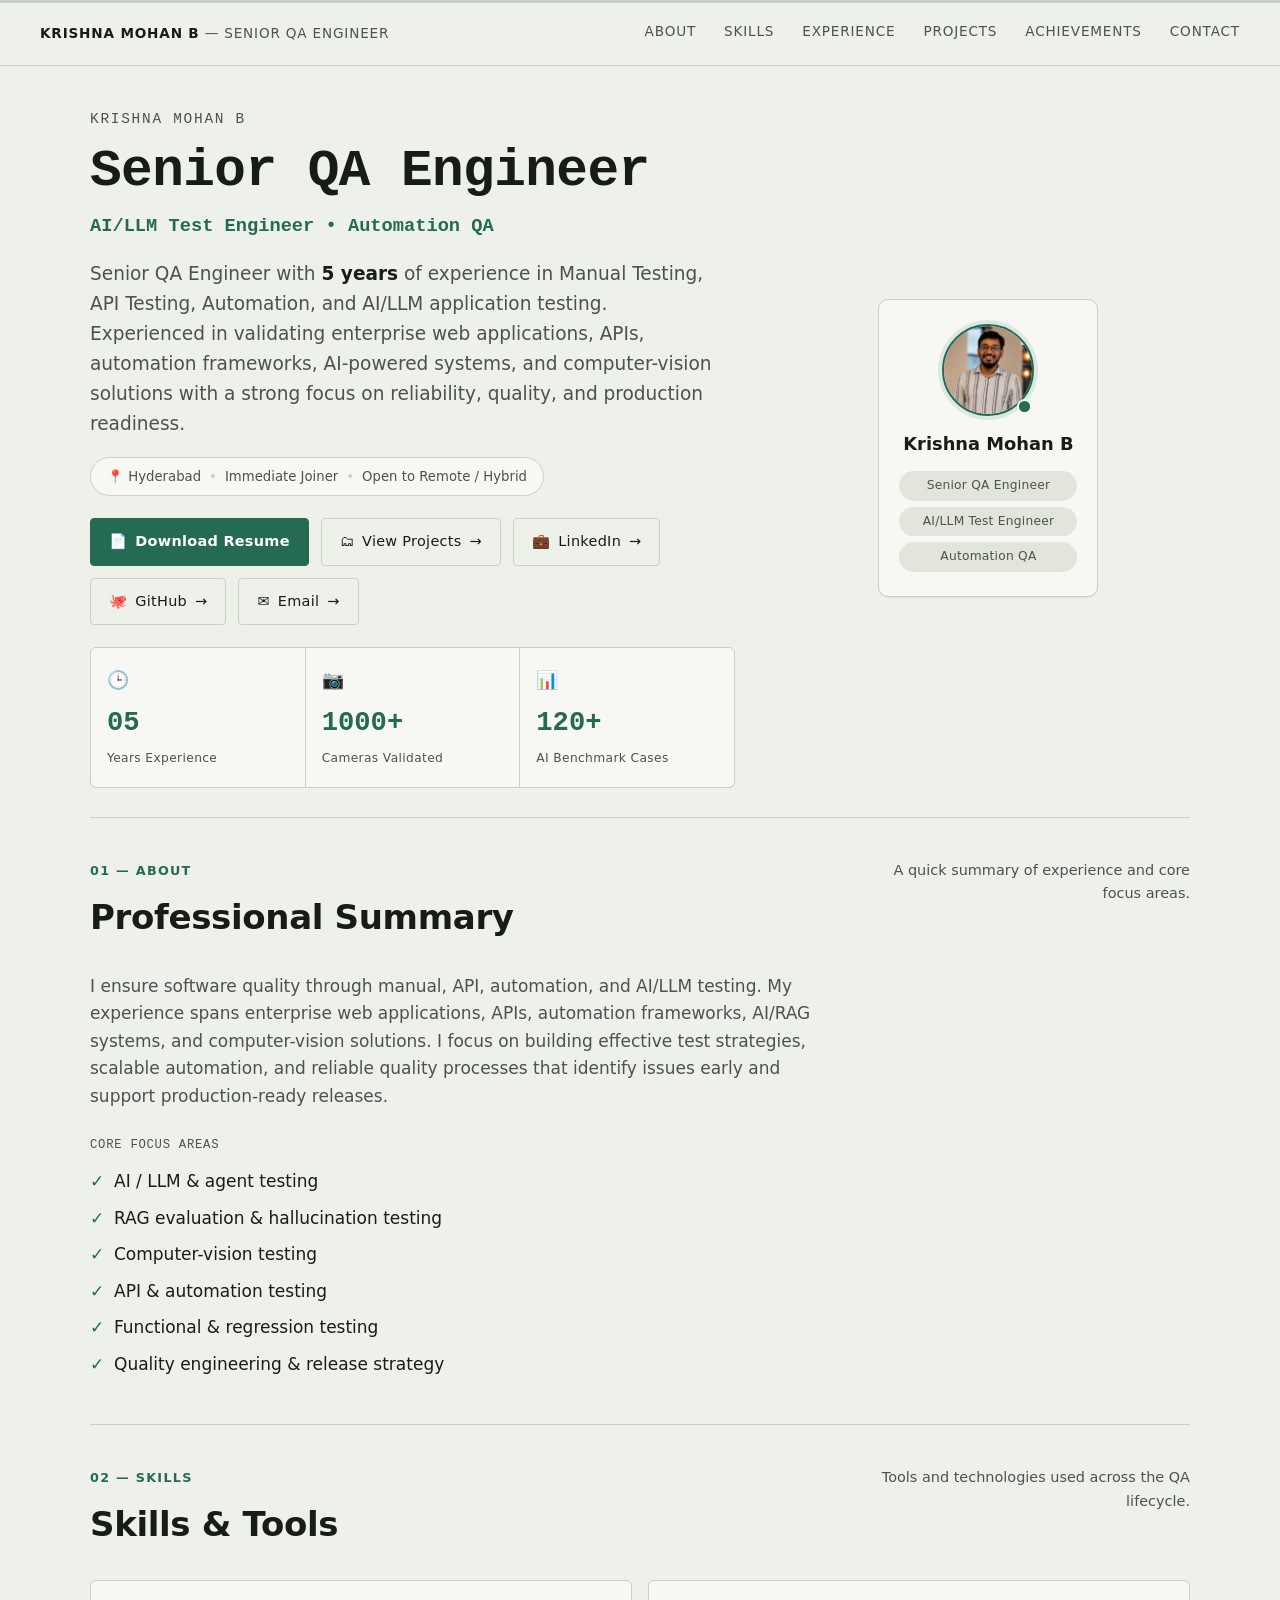
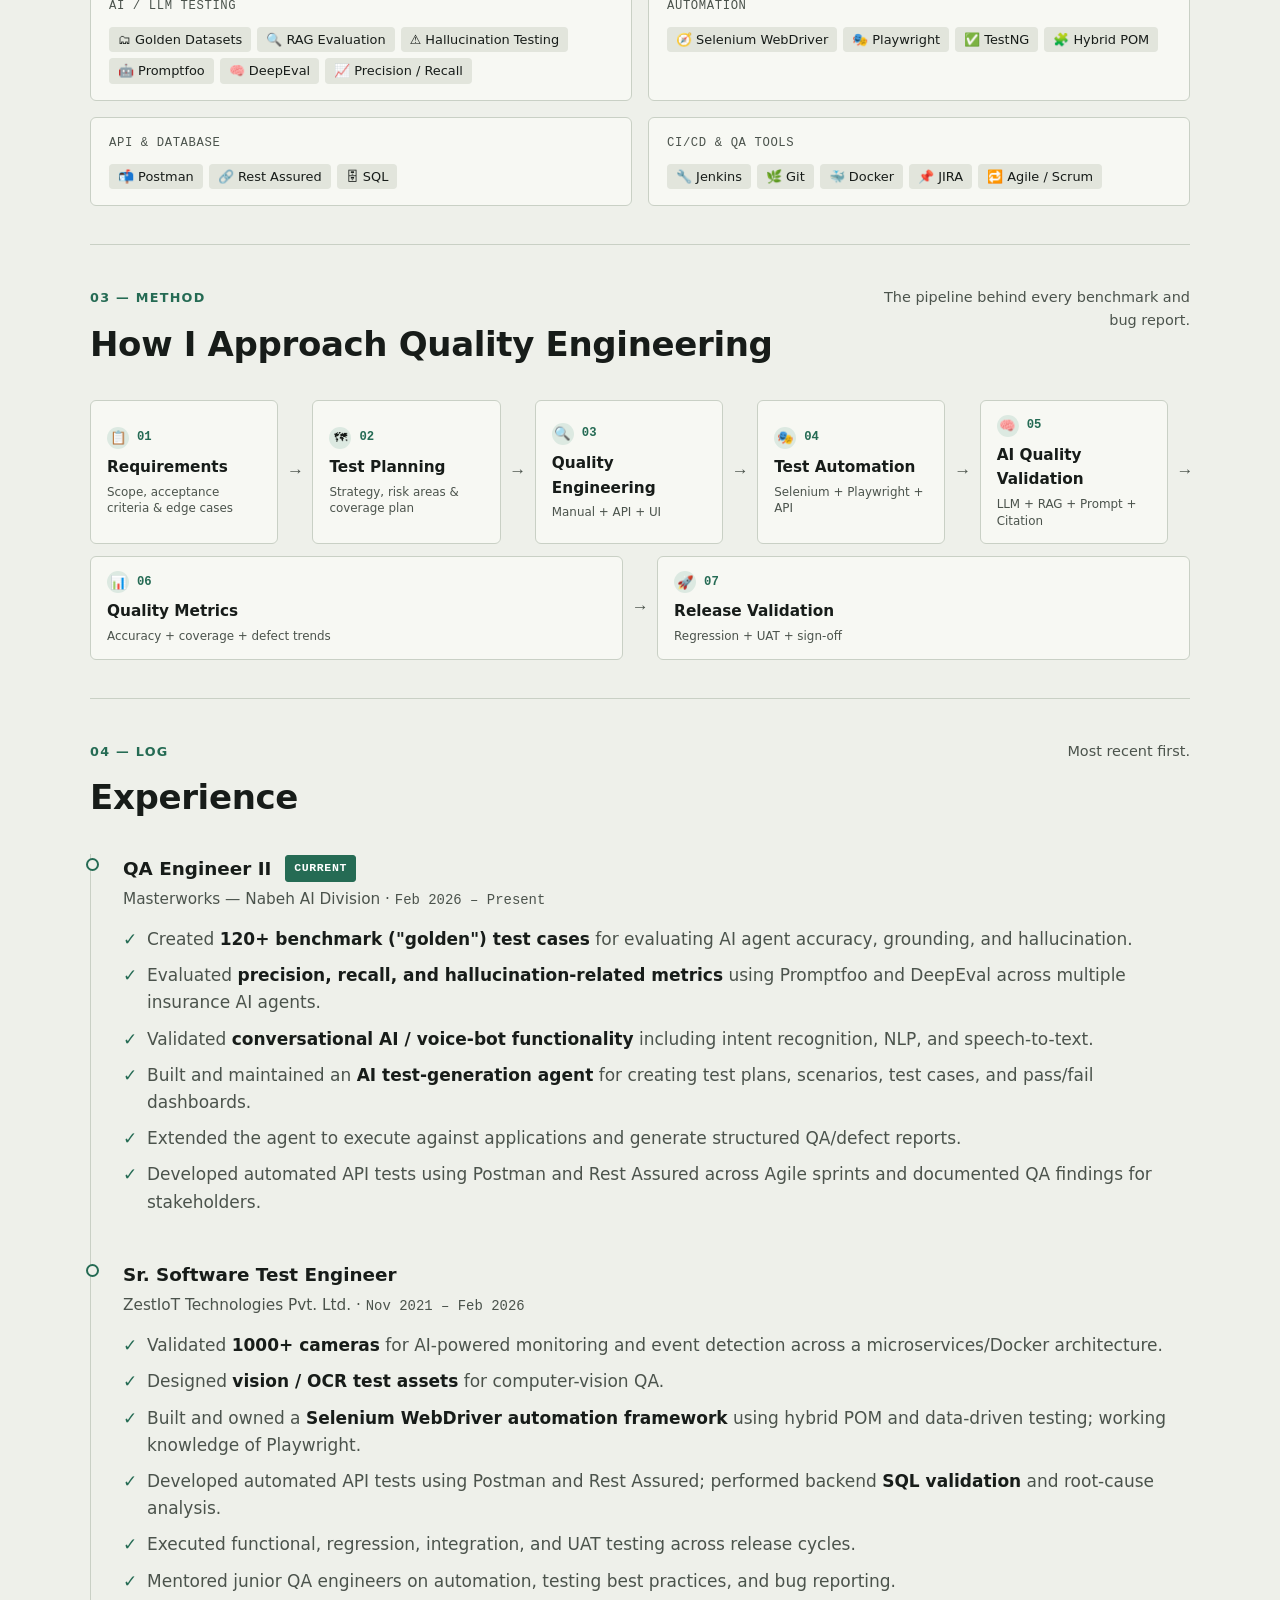
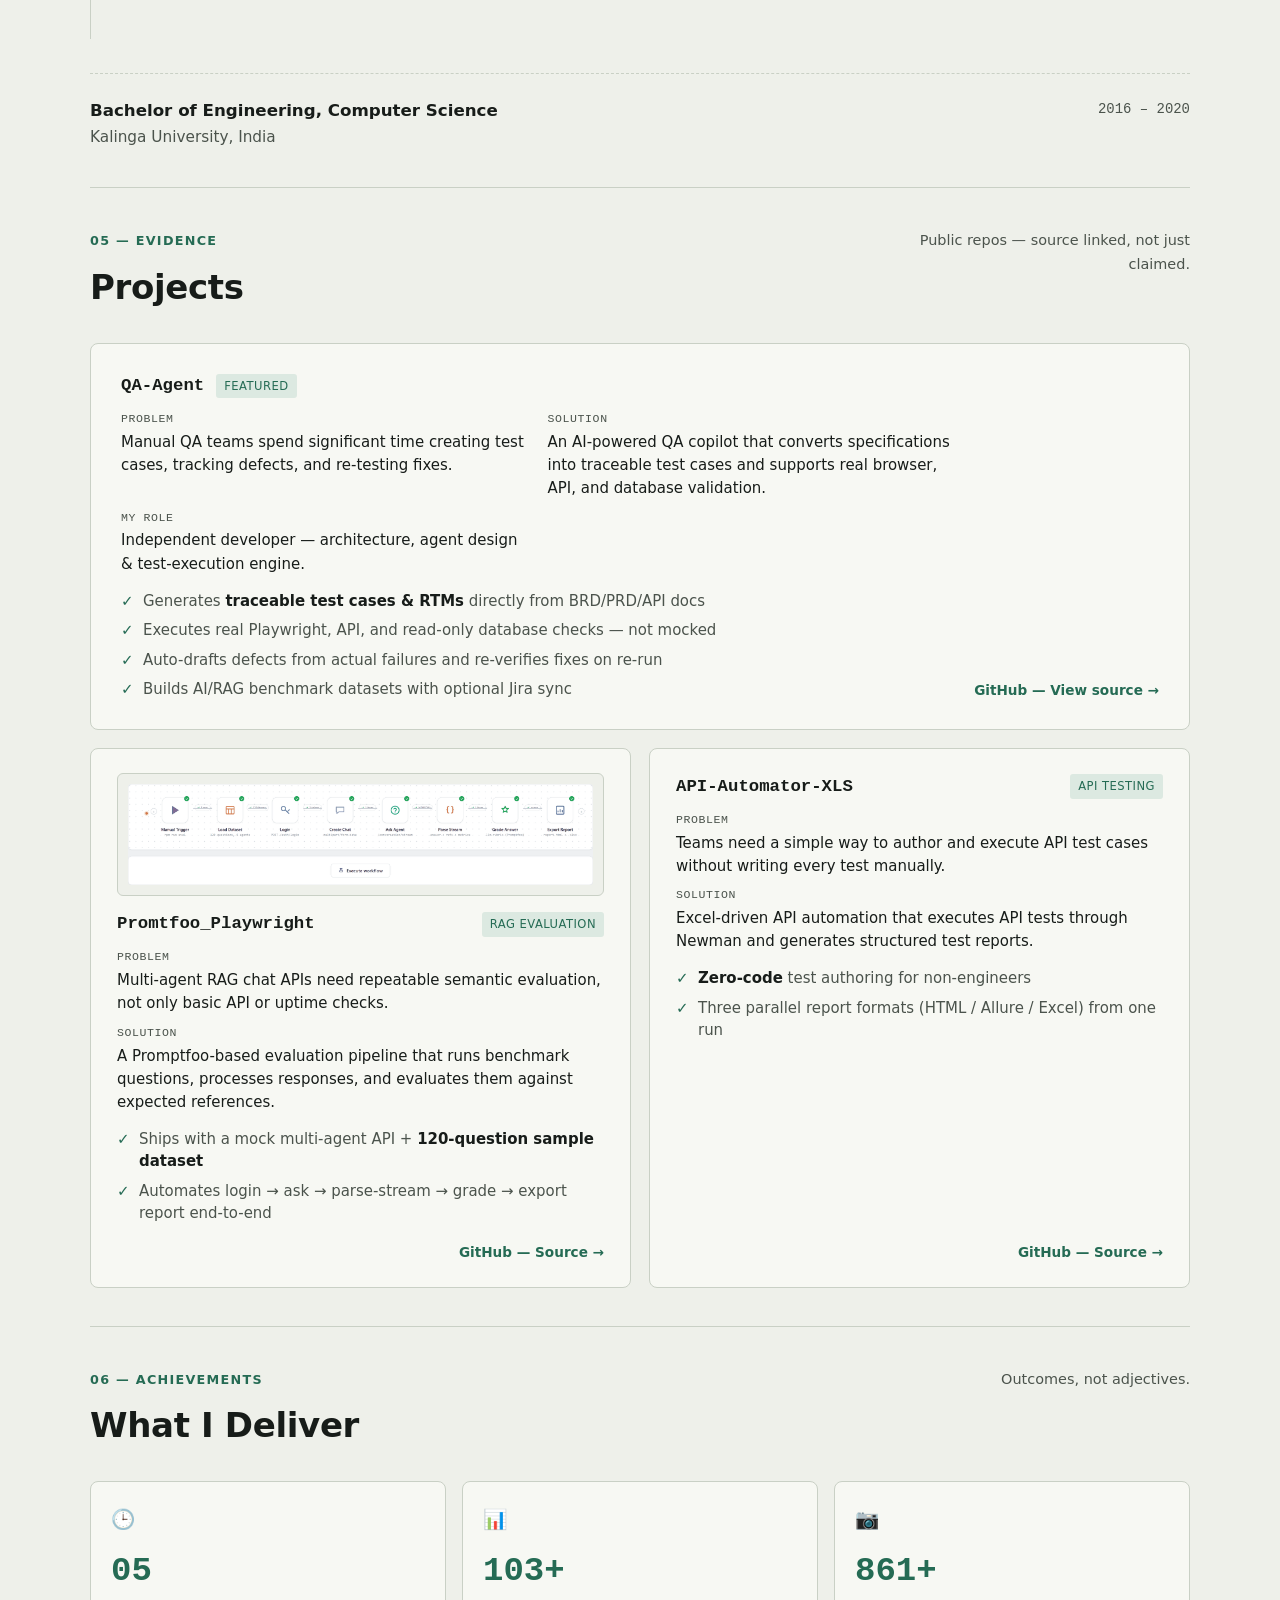
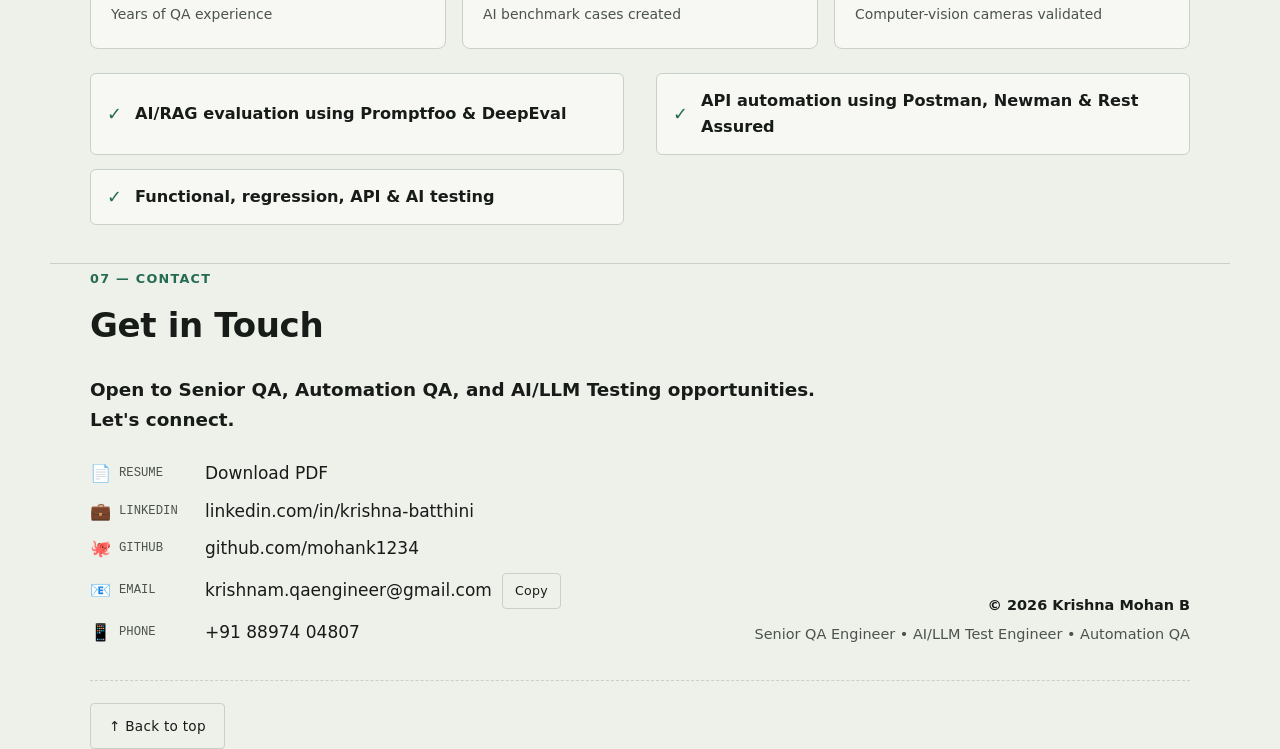
<file: index.html>
<!doctype html>
<html lang="en">
<head>
<meta charset="UTF-8">
<meta name="viewport" content="width=device-width, initial-scale=1.0">
<meta name="description" content="Senior QA Engineer (5 years) specializing in AI/LLM &amp; RAG evaluation, computer-vision testing, and automation. 1000+ cameras validated, 120+ AI benchmark cases built. Based in Hyderabad, open to remote.">
<meta name="robots" content="index, follow">
<link rel="canonical" href="https://mohank1234.github.io/">
<link rel="icon" type="image/svg+xml" href="favicon.svg">
<meta name="theme-color" content="#256B54" media="(prefers-color-scheme: light)">
<meta name="theme-color" content="#4FAE8D" media="(prefers-color-scheme: dark)">
<title>Krishna Mohan B — Senior QA Engineer &amp; AI/LLM Test Engineer</title>

<!-- Open Graph -->
<meta property="og:type" content="profile">
<meta property="og:site_name" content="Krishna Mohan B — Portfolio">
<meta property="og:url" content="https://mohank1234.github.io/">
<meta property="og:title" content="Krishna Mohan B — Senior QA Engineer &amp; AI/LLM Test Engineer">
<meta property="og:description" content="5 years in Manual, API, Automation &amp; AI/LLM testing. 1000+ cameras validated, 120+ AI benchmark cases built. RAG evaluation, computer-vision QA, and test automation.">
<meta property="og:image" content="https://mohank1234.github.io/og-preview.png">
<meta property="og:image:width" content="1200">
<meta property="og:image:height" content="630">
<meta property="og:image:alt" content="Krishna Mohan B — Senior QA Engineer, AI/LLM Test Engineer">
<meta property="og:locale" content="en_US">

<!-- Twitter -->
<meta name="twitter:card" content="summary_large_image">
<meta name="twitter:title" content="Krishna Mohan B — Senior QA Engineer &amp; AI/LLM Test Engineer">
<meta name="twitter:description" content="5 years in Manual, API, Automation &amp; AI/LLM testing. 1000+ cameras validated, 120+ AI benchmark cases built.">
<meta name="twitter:image" content="https://mohank1234.github.io/og-preview.png">
<meta name="twitter:image:alt" content="Krishna Mohan B — Senior QA Engineer, AI/LLM Test Engineer">

<script type="application/ld+json">
{
  "@context": "https://schema.org",
  "@type": "Person",
  "name": "Krishna Mohan B",
  "url": "https://mohank1234.github.io/",
  "jobTitle": "Senior QA Engineer / AI-LLM Test Engineer",
  "description": "Senior QA Engineer with 5 years of experience in Manual Testing, API Testing, Automation, and AI/LLM application testing.",
  "address": { "@type": "PostalAddress", "addressLocality": "Hyderabad", "addressCountry": "IN" },
  "sameAs": [
    "https://linkedin.com/in/krishna-batthini",
    "https://github.com/mohank1234"
  ],
  "knowsAbout": [
    "AI/LLM Testing", "RAG Evaluation", "Computer Vision Testing", "API Testing",
    "Test Automation", "Selenium", "Playwright", "Promptfoo", "DeepEval"
  ]
}
</script>

<style>
  :root {
    --paper: #EEF0EA;
    --paper-raised: #F7F8F3;
    --ink: #171C19;
    --ink-dim: #4B534C;
    --line: #C9D0C5;
    --accent: #256B54;
    --accent-ink: #FFFFFF;
    --accent-soft: #DCE9E1;
    --neutral-pill: #E2E5DC;
    --shadow: 0 1px 0 rgba(23,28,25,0.06);
  }
  @media (prefers-color-scheme: dark) {
    :root {
      --paper: #10130F;
      --paper-raised: #171B15;
      --ink: #E7EAE1;
      --ink-dim: #9CA69B;
      --line: #2B322A;
      --accent: #4FAE8D;
      --accent-ink: #0B140F;
      --accent-soft: #1D362D;
      --neutral-pill: #1E241C;
      --shadow: 0 1px 0 rgba(0,0,0,0.3);
    }
  }
  :root[data-theme="dark"] {
    --paper: #10130F;
    --paper-raised: #171B15;
    --ink: #E7EAE1;
    --ink-dim: #9CA69B;
    --line: #2B322A;
    --accent: #4FAE8D;
    --accent-ink: #0B140F;
    --accent-soft: #1D362D;
    --neutral-pill: #1E241C;
    --shadow: 0 1px 0 rgba(0,0,0,0.3);
  }
  :root[data-theme="light"] {
    --paper: #EEF0EA;
    --paper-raised: #F7F8F3;
    --ink: #171C19;
    --ink-dim: #4B534C;
    --line: #C9D0C5;
    --accent: #256B54;
    --accent-ink: #FFFFFF;
    --accent-soft: #DCE9E1;
    --neutral-pill: #E2E5DC;
    --shadow: 0 1px 0 rgba(23,28,25,0.06);
  }

  * { box-sizing: border-box; }
  html { -webkit-text-size-adjust: 100%; font-size: 17px; scroll-behavior: smooth; }
  body {
    margin: 0;
    background: var(--paper);
    color: var(--ink);
    font-family: "Segoe UI", ui-sans-serif, system-ui, -apple-system, Roboto, sans-serif;
    line-height: 1.62;
    -webkit-font-smoothing: antialiased;
  }
  @media (prefers-reduced-motion: reduce) { html { scroll-behavior: auto; } }
  .mono {
    font-family: ui-monospace, Consolas, "Cascadia Mono", "Cascadia Code", "SFMono-Regular", Menlo, monospace;
    font-variant-numeric: tabular-nums;
  }
  a { color: inherit; }
  a:focus-visible, button:focus-visible {
    outline: 2px solid var(--accent);
    outline-offset: 3px;
  }
  ::selection { background: var(--accent-soft); }

  .sr-only {
    position: absolute; width: 1px; height: 1px; padding: 0; margin: -1px;
    overflow: hidden; clip: rect(0,0,0,0); white-space: nowrap; border: 0;
  }
  .skip-link {
    position: absolute; left: 12px; top: -60px;
    background: var(--accent); color: var(--accent-ink);
    padding: 10px 16px; border-radius: 4px; font-size: 0.85rem; font-weight: 600;
    text-decoration: none; z-index: 1100;
    transition: top 0.15s ease;
  }
  .skip-link:focus { top: 12px; }

  .wrap {
    max-width: 1180px;
    margin: 0 auto;
    padding: 0 clamp(20px, 5vw, 40px);
  }
  .prose { max-width: 680px; }

  /* ---------- scroll progress ---------- */
  .scroll-progress { position: fixed; top: 0; left: 0; width: 100%; height: 3px; background: var(--line); z-index: 1000; }
  .scroll-progress-bar { height: 100%; width: 0%; background: var(--accent); }
  @media (prefers-reduced-motion: no-preference) { .scroll-progress-bar { transition: width 0.08s linear; } }

  /* ---------- scroll reveal ---------- */
  .reveal { opacity: 0; transform: translateY(18px); transition: opacity 0.6s ease, transform 0.6s ease; }
  .reveal.in-view { opacity: 1; transform: none; }
  @media (prefers-reduced-motion: reduce) { .reveal { opacity: 1; transform: none; transition: none; } }

  /* ---------- top bar ---------- */
  .topbar {
    display: flex;
    align-items: center;
    justify-content: space-between;
    padding: 20px clamp(20px, 5vw, 40px);
    border-bottom: 1px solid var(--line);
  }
  .brand {
    font-size: 0.8rem;
    letter-spacing: 0.06em;
    text-transform: uppercase;
    color: var(--ink-dim);
  }
  .brand strong { color: var(--ink); font-weight: 700; }
  .topbar nav { display: flex; gap: clamp(14px, 3vw, 28px); }
  .topbar nav a {
    text-decoration: none;
    font-size: 0.8rem;
    letter-spacing: 0.06em;
    text-transform: uppercase;
    color: var(--ink-dim);
    border-bottom: 1px solid transparent;
    padding-bottom: 2px;
    transition: color 0.15s ease, border-color 0.15s ease;
  }
  .topbar nav a:hover { color: var(--ink); border-color: var(--line); }
  .nav-toggle {
    display: none; background: none; border: 1px solid var(--line); border-radius: 4px;
    color: var(--ink); font-size: 1rem; line-height: 1; padding: 7px 11px; cursor: pointer;
  }
  .nav-toggle:hover { border-color: var(--accent); }
  @media (max-width: 860px) {
    .nav-toggle { display: inline-flex; }
    .topbar { position: relative; }
    .topbar nav {
      display: none; position: absolute; top: 100%; left: 0; right: 0;
      flex-direction: column; gap: 16px; background: var(--paper);
      border-bottom: 1px solid var(--line); padding: 20px clamp(20px, 5vw, 40px) 24px;
      box-shadow: 0 6px 16px rgba(0,0,0,0.12); z-index: 900;
    }
    .topbar nav.open { display: flex; }
  }

  /* ---------- hero ---------- */
  .hero { padding: clamp(20px, 4.2vw, 42px) 0 clamp(15px, 3.2vw, 29px); }
  .hero-grid { display: grid; grid-template-columns: 1fr; gap: 36px; align-items: center; }
  @media (min-width: 900px) { .hero-grid { grid-template-columns: 1.6fr 1fr; gap: 52px; } }
  .hero-photo { display: flex; justify-content: center; order: -1; }
  @media (min-width: 900px) { .hero-photo { order: 0; } }

  .profile-card {
    position: relative;
    width: 220px; min-height: 250px;
    display: flex; flex-direction: column; align-items: center; justify-content: center;
    text-align: center; gap: 8px;
    background: var(--paper-raised); border: 1px solid var(--line); border-radius: 10px;
    padding: 24px 20px; box-shadow: var(--shadow);
    transition: transform 0.2s ease, box-shadow 0.2s ease;
  }
  .profile-card:hover { transform: translateY(-3px); box-shadow: 0 12px 26px rgba(0,0,0,0.14); }
  .profile-photo-wrap { position: relative; width: 92px; height: 92px; margin: 0 auto 6px; }
  .profile-photo {
    width: 92px; height: 92px; border-radius: 50%;
    border: 2px solid var(--accent); object-fit: cover; display: block;
    box-shadow: 0 0 0 4px var(--accent-soft);
  }
  .status-dot {
    position: absolute; right: 2px; bottom: 2px;
    width: 15px; height: 15px; border-radius: 50%;
    background: var(--accent); border: 2px solid var(--paper-raised);
  }
  @media (prefers-reduced-motion: no-preference) {
    .status-dot::after {
      content: ""; position: absolute; inset: 0; border-radius: 50%;
      background: var(--accent); opacity: 0.6;
      animation: pulse-dot 2.2s ease-out infinite;
    }
  }
  @keyframes pulse-dot {
    0% { transform: scale(1); opacity: 0.55; }
    100% { transform: scale(2.2); opacity: 0; }
  }
  .profile-name { font-size: 1.05rem; font-weight: 700; color: var(--ink); }
  .profile-roles { display: flex; flex-direction: column; gap: 6px; margin-top: 4px; width: 100%; }
  .profile-role-tag {
    font-size: 0.72rem; letter-spacing: 0.02em; color: var(--ink-dim);
    background: var(--neutral-pill); border-radius: 20px; padding: 5px 12px;
  }

  .recruiter-badge {
    display: flex; flex-wrap: wrap; align-items: center; gap: 8px;
    font-size: 0.78rem; color: var(--ink-dim);
    background: var(--paper-raised); border: 1px solid var(--line); border-radius: 20px;
    padding: 8px 16px; margin: 0 0 22px; width: fit-content;
  }
  .recruiter-badge .dot { color: var(--line); }

  .hero-kicker {
    font-family: ui-monospace, Consolas, "Cascadia Mono", monospace;
    font-size: 0.85rem; letter-spacing: 0.12em; text-transform: uppercase;
    color: var(--ink-dim); margin: 0 0 10px;
  }

  h1.headline {
    font-family: ui-monospace, Consolas, "Cascadia Mono", "Cascadia Code", "SFMono-Regular", Menlo, monospace;
    font-weight: 700;
    font-size: clamp(1.9rem, 5vw, 3.1rem);
    line-height: 1.16;
    letter-spacing: -0.01em;
    text-wrap: balance;
    margin: 0 0 8px;
    max-width: 20ch;
  }

  .hero-spec {
    font-family: ui-monospace, Consolas, "Cascadia Mono", monospace;
    font-size: clamp(0.95rem, 1.6vw, 1.1rem);
    font-weight: 600;
    color: var(--accent);
    margin: 0 0 18px;
  }

  .hero-lines { max-width: 58ch; margin: 0 0 18px; }
  .hero-lines p {
    font-size: clamp(1rem, 1.9vw, 1.09rem);
    color: var(--ink-dim);
    margin: 0 0 6px;
  }
  .hero-lines b { color: var(--ink); font-weight: 600; }

  .cta-row { display: flex; flex-wrap: wrap; gap: 12px; margin-bottom: 22px; }
  .btn {
    display: inline-flex; align-items: center; gap: 8px;
    font-size: 0.85rem; letter-spacing: 0.02em;
    text-decoration: none;
    padding: 11px 18px;
    min-height: 44px;
    border-radius: 4px;
    border: 1px solid var(--line);
    color: var(--ink);
    background: transparent;
    font-family: inherit;
    cursor: pointer;
    transition: border-color 0.15s ease, background 0.15s ease, transform 0.1s ease;
  }
  .btn:hover { border-color: var(--accent); transform: translateY(-1px); }
  .btn.primary {
    background: var(--accent);
    border-color: var(--accent);
    color: var(--accent-ink);
    font-weight: 600;
  }
  .btn.primary:hover { opacity: 0.92; }
  .btn-arrow { display: inline-block; transition: transform 0.15s ease; }
  .btn:hover .btn-arrow { transform: translateX(3px); }
  .btn:hover .icon-flip { display: inline-block; transform: rotate(-10deg); }

  .stat-strip {
    display: grid;
    grid-template-columns: repeat(3, 1fr);
    gap: 1px;
    background: var(--line);
    border: 1px solid var(--line);
    border-radius: 6px;
    overflow: hidden;
  }
  .stat {
    background: var(--paper-raised);
    padding: 18px 16px;
    transition: transform 0.15s ease, background 0.15s ease;
  }
  .stat:hover { transform: translateY(-3px); }
  .stat .num {
    font-family: ui-monospace, Consolas, "Cascadia Mono", monospace;
    font-size: clamp(1.25rem, 2.6vw, 1.6rem);
    font-weight: 700;
    color: var(--accent);
    display: block;
  }
  .stat .label {
    font-size: 0.72rem;
    color: var(--ink-dim);
    letter-spacing: 0.03em;
    margin-top: 4px;
    display: block;
  }
  .stat-icon { font-size: 1.05rem; display: block; margin-bottom: 6px; }

  /* ---------- sections ---------- */
  section { padding: clamp(22px, 4vw, 38px) 0; border-top: 1px solid var(--line); }
  .section-head {
    display: flex; align-items: baseline; justify-content: space-between;
    gap: 20px; margin-bottom: 28px; flex-wrap: wrap;
  }
  .eyebrow {
    font-size: 0.75rem;
    letter-spacing: 0.1em;
    text-transform: uppercase;
    color: var(--accent);
    font-weight: 600;
  }
  h2.section-title {
    font-size: clamp(1.5rem, 3.2vw, 2rem);
    margin: 6px 0 0;
    letter-spacing: -0.01em;
    text-wrap: balance;
  }
  .section-note {
    font-size: 0.85rem;
    color: var(--ink-dim);
    max-width: 34ch;
    text-align: right;
  }
  @media (max-width: 640px) { .section-note { text-align: left; } }

  /* ---------- about ---------- */
  .prose p { color: var(--ink-dim); margin: 0 0 16px; }
  .sub-eyebrow {
    font-family: ui-monospace, Consolas, monospace; font-size: 0.72rem; letter-spacing: 0.06em;
    text-transform: uppercase; color: var(--ink-dim); display: block; margin: 26px 0 12px;
  }
  .sub-eyebrow:first-child { margin-top: 0; }
  .check-list { list-style: none; margin: 0 0 8px; padding: 0; display: grid; gap: 9px; }
  .check-list li { position: relative; padding-left: 24px; color: var(--ink); }
  .check-list li::before { content: "✓"; position: absolute; left: 0; color: var(--accent); font-weight: 700; }

  /* ---------- skills ---------- */
  .coverage { display: grid; grid-template-columns: repeat(2, 1fr); gap: 16px; align-items: stretch; }
  @media (max-width: 560px) { .coverage { grid-template-columns: 1fr; } }
  .coverage-item {
    background: var(--paper-raised);
    border: 1px solid var(--line);
    border-radius: 6px;
    padding: 16px 18px;
    height: 100%;
    transition: transform 0.15s ease, box-shadow 0.15s ease, border-color 0.15s ease;
  }
  .coverage-item:hover {
    transform: translateY(-3px);
    box-shadow: 0 10px 22px rgba(0,0,0,0.12);
    border-color: var(--accent);
  }
  .coverage-item .cat {
    font-family: ui-monospace, Consolas, monospace;
    font-size: 0.72rem;
    letter-spacing: 0.05em;
    text-transform: uppercase;
    color: var(--ink-dim);
    display: block;
    margin-bottom: 10px;
  }
  .tag-row { display: flex; flex-wrap: wrap; gap: 6px; }
  .tag {
    font-size: 0.76rem;
    background: var(--neutral-pill);
    color: var(--ink);
    border-radius: 4px;
    padding: 5px 9px;
    line-height: 1.2;
    display: inline-block;
    transition: transform 0.15s ease, background 0.15s ease, box-shadow 0.15s ease;
  }
  .tag:hover {
    background: var(--accent-soft);
    transform: translateY(-2px);
    box-shadow: 0 4px 10px rgba(0,0,0,0.1);
  }

  /* ---------- process ---------- */
  .process-flow { display: flex; flex-wrap: wrap; align-items: stretch; gap: 12px; }
  .process-step {
    display: flex; flex-direction: column; align-items: flex-start; justify-content: center;
    gap: 4px; flex: 1 1 160px; min-height: 90px;
    background: var(--paper-raised);
    border: 1px solid var(--line); border-radius: 6px; padding: 14px 16px;
    transition: transform 0.15s ease, box-shadow 0.15s ease, border-color 0.15s ease;
  }
  .process-step:hover { transform: translateY(-3px); box-shadow: 0 10px 22px rgba(0,0,0,0.12); border-color: var(--accent); }
  .process-step .step-top { display: flex; align-items: center; gap: 8px; }
  .process-step .step-icon {
    display: inline-flex; align-items: center; justify-content: center;
    width: 22px; height: 22px; border-radius: 50%;
    background: var(--accent-soft); font-size: 0.78rem; flex-shrink: 0;
  }
  .process-step .step-num { color: var(--accent); font-weight: 700; font-size: 0.72rem; }
  .process-step .step-label { font-size: 0.9rem; font-weight: 600; margin-top: 2px; }
  .process-step .step-sub { font-size: 0.7rem; color: var(--ink-dim); line-height: 1.4; }
  .process-arrow { color: var(--ink-dim); font-size: 1rem; display: flex; align-items: center; }
  @media (max-width: 700px) {
    .process-flow { flex-direction: column; align-items: stretch; }
    .process-step { width: 100%; }
    .process-arrow { transform: rotate(90deg); margin-left: 20px; }
  }

  /* ---------- experience ---------- */
  .timeline { position: relative; }
  .entry { position: relative; padding: 0 0 44px 32px; border-left: 1px solid var(--line); }
  .entry:last-child { padding-bottom: 0; }
  .entry::before {
    content: "";
    position: absolute; left: -5px; top: 4px;
    width: 9px; height: 9px; border-radius: 50%;
    background: var(--paper); border: 2px solid var(--accent);
  }
  .entry-head {
    display: flex; flex-wrap: wrap; align-items: center; gap: 10px 14px;
    margin-bottom: 4px;
  }
  .role { font-size: 1.08rem; font-weight: 700; }
  .pill {
    font-family: ui-monospace, Consolas, monospace;
    font-size: 0.68rem; letter-spacing: 0.05em; text-transform: uppercase;
    padding: 3px 8px; border-radius: 3px;
    border: 1px solid var(--line); color: var(--ink-dim);
  }
  .pill.current { background: var(--accent); border-color: var(--accent); color: var(--accent-ink); font-weight: 700; }
  .company-line {
    font-size: 0.9rem; color: var(--ink-dim); margin-bottom: 14px;
  }
  .dates { font-family: ui-monospace, Consolas, monospace; font-size: 0.82rem; }
  .entry ul { margin: 0; padding: 0; color: var(--ink-dim); list-style: none; display: grid; gap: 9px; }
  .entry li { position: relative; padding-left: 24px; margin-bottom: 0; line-height: 1.6; }
  .entry li::before { content: "✓"; position: absolute; left: 0; color: var(--accent); font-weight: 700; }
  .entry li b { color: var(--ink); font-weight: 600; }
  .edu {
    margin-top: 34px; padding-top: 24px; border-top: 1px dashed var(--line);
    display: flex; justify-content: space-between; flex-wrap: wrap; gap: 8px;
  }
  .edu .role { font-size: 0.98rem; }
  .edu .company-line { margin-bottom: 0; }

  /* ---------- projects ---------- */
  .project-featured {
    display: grid; grid-template-columns: 1fr auto; gap: 20px;
    background: var(--paper-raised); border: 1px solid var(--line); border-radius: 8px;
    padding: 28px 30px; margin-bottom: 18px;
    transition: transform 0.15s ease, box-shadow 0.15s ease;
  }
  .project-featured:hover, .card:hover { transform: translateY(-4px); box-shadow: 0 10px 24px rgba(0,0,0,0.14); }
  @media (max-width: 640px) { .project-featured { grid-template-columns: 1fr; } }
  .proj-grid { display: grid; grid-template-columns: 1fr 1fr; gap: 18px; align-items: stretch; }
  @media (max-width: 640px) { .proj-grid { grid-template-columns: 1fr; } }
  .card {
    background: var(--paper-raised); border: 1px solid var(--line); border-radius: 8px;
    padding: 24px 26px; display: flex; flex-direction: column; height: 100%;
    transition: transform 0.15s ease, box-shadow 0.15s ease;
  }
  .proj-top { display: flex; align-items: center; justify-content: space-between; gap: 12px; margin-bottom: 10px; }
  .proj-name { font-family: ui-monospace, Consolas, monospace; font-weight: 700; font-size: 1.02rem; }
  .badge {
    font-size: 0.68rem; letter-spacing: 0.04em; text-transform: uppercase;
    color: var(--accent); background: var(--accent-soft);
    border-radius: 3px; padding: 3px 8px; white-space: nowrap;
  }
  .proj-shot {
    background: var(--paper); border: 1px solid var(--line); border-radius: 6px;
    padding: 10px; margin-bottom: 14px;
  }
  .proj-shot img { width: 100%; height: auto; display: block; border-radius: 3px; }
  .proj-desc { color: var(--ink-dim); font-size: 0.92rem; margin: 0 0 16px; flex-grow: 1; }

  .case-grid { display: grid; gap: 8px 20px; margin: 0 0 14px; }
  @media (min-width: 640px) { .case-grid.two-col { grid-template-columns: 1fr 1fr; } }
  .case-row { font-size: 0.88rem; line-height: 1.55; }
  .case-row .case-label {
    font-family: ui-monospace, Consolas, monospace; font-size: 0.68rem; letter-spacing: 0.05em;
    text-transform: uppercase; color: var(--ink-dim); display: block; margin-bottom: 3px;
  }
  .case-row .case-value { color: var(--ink); }
  .achieve-list { list-style: none; margin: 0 0 16px; padding: 0; display: grid; gap: 7px; }
  .achieve-list li { position: relative; padding-left: 22px; color: var(--ink-dim); font-size: 0.88rem; line-height: 1.5; }
  .achieve-list li::before { content: "✓"; position: absolute; left: 0; color: var(--accent); font-weight: 700; }
  .achieve-list li b { color: var(--ink); font-weight: 600; }
  .proj-foot { display: flex; align-items: center; justify-content: space-between; gap: 12px; flex-wrap: wrap; margin-top: auto; }
  .src-link {
    font-size: 0.8rem; text-decoration: none; color: var(--accent); font-weight: 600;
    white-space: nowrap;
  }
  .src-link:hover { text-decoration: underline; }
  .src-link .btn-arrow { display: inline-block; transition: transform 0.15s ease; }
  .src-link:hover .btn-arrow { transform: translateX(3px); }

  /* ---------- achievements ---------- */
  .kpi-grid {
    display: grid; grid-template-columns: repeat(3, 1fr); gap: 16px;
    margin-bottom: 24px;
  }
  @media (max-width: 640px) { .kpi-grid { grid-template-columns: 1fr; } }
  .kpi-card {
    background: var(--paper-raised); border: 1px solid var(--line); border-radius: 8px;
    padding: 22px 20px; text-align: left;
    transition: transform 0.15s ease, box-shadow 0.15s ease, border-color 0.15s ease;
  }
  .kpi-card:hover { transform: translateY(-3px); box-shadow: 0 10px 22px rgba(0,0,0,0.12); border-color: var(--accent); }
  .kpi-card .kpi-icon { font-size: 1.15rem; display: block; margin-bottom: 8px; }
  .kpi-card .kpi-num {
    font-family: ui-monospace, Consolas, monospace; font-weight: 700;
    font-size: clamp(1.6rem, 3.2vw, 2rem); color: var(--accent); display: block;
  }
  .kpi-card .kpi-label { font-size: 0.82rem; color: var(--ink-dim); margin-top: 4px; display: block; }

  .impact-list {
    list-style: none; margin: 0; padding: 0;
    display: grid; grid-template-columns: 1fr 1fr; gap: 14px 32px;
  }
  @media (max-width: 700px) { .impact-list { grid-template-columns: 1fr; } }
  .impact-list li {
    position: relative; padding: 14px 18px 14px 44px;
    background: var(--paper-raised); border: 1px solid var(--line); border-radius: 6px;
    font-size: 0.95rem; font-weight: 600;
    display: flex; align-items: center; min-height: 52px;
    transition: transform 0.15s ease;
  }
  .impact-list li:hover { transform: translateY(-3px); }
  .impact-list li::before {
    content: "✓"; position: absolute; left: 16px; top: 50%; transform: translateY(-50%);
    color: var(--accent); font-weight: 700; font-size: 1.05rem;
  }

  /* ---------- footer / contact ---------- */
  footer { padding: clamp(22px, 4vw, 38px) 0 28px; border-top: 1px solid var(--line); }
  .contact-tagline { font-size: 1.08rem; font-weight: 600; margin: -6px 0 26px; color: var(--ink); max-width: 60ch; }
  .contact-grid {
    display: flex; justify-content: space-between; align-items: flex-end; flex-wrap: wrap; gap: 28px;
  }
  .contact-list { display: flex; flex-direction: column; gap: 10px; }
  .contact-list a {
    text-decoration: none; font-size: 1rem; display: inline-flex; align-items: center; gap: 8px;
  }
  .contact-list a:hover { color: var(--accent); }
  .contact-list .k {
    font-family: ui-monospace, Consolas, monospace; font-size: 0.72rem; color: var(--ink-dim); text-transform: uppercase;
    width: 78px; display: inline-block;
  }
  .sign-off { font-size: 0.85rem; color: var(--ink-dim); text-align: right; }
  .sign-off .sign-name { color: var(--ink); font-weight: 600; }
  @media (max-width: 640px) { .contact-grid { flex-direction: column; align-items: flex-start; } .sign-off { text-align: left; } }

  .copy-feedback {
    font-size: 0.76rem; color: var(--accent); font-weight: 600;
    opacity: 0; transition: opacity 0.2s ease; margin-left: 4px;
  }
  .copy-feedback.show { opacity: 1; }
  .back-to-top-row { margin-top: 34px; padding-top: 22px; border-top: 1px dashed var(--line); }
  .back-to-top { font-size: 0.8rem; }
</style>
</head>
<body>
<a href="#main" class="skip-link">Skip to content</a>
<div class="scroll-progress"><div class="scroll-progress-bar" id="scrollBar"></div></div>
<header class="topbar" id="top">
  <div class="brand"><strong>Krishna Mohan B</strong> — Senior QA Engineer</div>
  <button class="nav-toggle" id="navToggle" aria-label="Toggle navigation" aria-expanded="false" aria-controls="siteNav">☰</button>
  <nav id="siteNav" aria-label="Primary">
    <a href="#about">About</a>
    <a href="#skills">Skills</a>
    <a href="#experience">Experience</a>
    <a href="#projects">Projects</a>
    <a href="#achievements">Achievements</a>
    <a href="#contact">Contact</a>
  </nav>
</header>

<main class="wrap" id="main">

  <section class="hero" style="border-top:none;">
    <div class="hero-grid">
      <div>
        <p class="hero-kicker">Krishna Mohan B</p>
        <h1 class="headline">Senior QA Engineer</h1>
        <p class="hero-spec">AI/LLM Test Engineer • Automation QA</p>
        <div class="hero-lines">
          <p>Senior QA Engineer with <b>5 years</b> of experience in Manual Testing, API Testing, Automation, and AI/LLM application testing. Experienced in validating enterprise web applications, APIs, automation frameworks, AI-powered systems, and computer-vision solutions with a strong focus on reliability, quality, and production readiness.</p>
        </div>
        <div class="recruiter-badge">
          <span>📍 Hyderabad</span><span class="dot">•</span><span>Immediate Joiner</span><span class="dot">•</span><span>Open to Remote / Hybrid</span>
        </div>
        <div class="cta-row">
          <a class="btn primary" id="resume-link" href="Krishna_Mohan_B_Resume.pdf" download="Krishna_Mohan_B_Resume.pdf"><span aria-hidden="true">📄</span> Download Resume</a>
          <a class="btn" href="#projects"><span aria-hidden="true">🗂</span> View Projects <span class="btn-arrow" aria-hidden="true">→</span></a>
          <a class="btn" href="https://linkedin.com/in/krishna-batthini" target="_blank" rel="noopener"><span aria-hidden="true">💼</span> LinkedIn <span class="btn-arrow" aria-hidden="true">→</span></a>
          <a class="btn" href="https://github.com/mohank1234" target="_blank" rel="noopener"><span class="icon-flip" aria-hidden="true">🐙</span> GitHub <span class="btn-arrow" aria-hidden="true">→</span></a>
          <a class="btn" href="mailto:krishnam.qaengineer@gmail.com"><span aria-hidden="true">✉️</span> Email <span class="btn-arrow" aria-hidden="true">→</span></a>
        </div>
        <div class="stat-strip">
          <div class="stat"><span class="stat-icon" aria-hidden="true">🕒</span><span class="num mono">05</span><span class="label">Years Experience</span></div>
          <div class="stat"><span class="stat-icon" aria-hidden="true">📷</span><span class="num mono"><span data-count-to="1000">1000</span>+</span><span class="label">Cameras Validated</span></div>
          <div class="stat"><span class="stat-icon" aria-hidden="true">📊</span><span class="num mono"><span data-count-to="120">120</span>+</span><span class="label">AI Benchmark Cases</span></div>
        </div>
      </div>
      <div class="hero-photo">
        <div class="profile-card">
          <div class="profile-photo-wrap">
            <img class="profile-photo" src="headshot.jpg" alt="Portrait of Krishna Mohan B" width="92" height="92" fetchpriority="high" decoding="async">
            <span class="status-dot" aria-hidden="true"></span>
          </div>
          <div class="profile-name">Krishna Mohan B</div>
          <div class="profile-roles">
            <span class="profile-role-tag">Senior QA Engineer</span>
            <span class="profile-role-tag">AI/LLM Test Engineer</span>
            <span class="profile-role-tag">Automation QA</span>
          </div>
        </div>
      </div>
    </div>
  </section>

  <section id="about" class="reveal">
    <div class="section-head">
      <div><span class="eyebrow">01 — About</span><h2 class="section-title">Professional Summary</h2></div>
      <div class="section-note">A quick summary of experience and core focus areas.</div>
    </div>
    <div class="prose" style="max-width:760px;">
      <p>I ensure software quality through manual, API, automation, and AI/LLM testing. My experience spans enterprise web applications, APIs, automation frameworks, AI/RAG systems, and computer-vision solutions. I focus on building effective test strategies, scalable automation, and reliable quality processes that identify issues early and support production-ready releases.</p>
      <span class="sub-eyebrow">Core focus areas</span>
      <ul class="check-list">
        <li>AI / LLM &amp; agent testing</li>
        <li>RAG evaluation &amp; hallucination testing</li>
        <li>Computer-vision testing</li>
        <li>API &amp; automation testing</li>
        <li>Functional &amp; regression testing</li>
        <li>Quality engineering &amp; release strategy</li>
      </ul>
    </div>
  </section>

  <section id="skills" class="reveal">
    <div class="section-head">
      <div><span class="eyebrow">02 — Skills</span><h2 class="section-title">Skills &amp; Tools</h2></div>
      <div class="section-note">Tools and technologies used across the QA lifecycle.</div>
    </div>
    <div class="coverage">
      <div class="coverage-item">
        <span class="cat">AI / LLM Testing</span>
        <div class="tag-row">
          <span class="tag">🗂 Golden Datasets</span><span class="tag">🔍 RAG Evaluation</span>
          <span class="tag">⚠️ Hallucination Testing</span><span class="tag">🤖 Promptfoo</span><span class="tag">🧠 DeepEval</span><span class="tag">📈 Precision / Recall</span>
        </div>
      </div>
      <div class="coverage-item">
        <span class="cat">Automation</span>
        <div class="tag-row">
          <span class="tag">🧭 Selenium WebDriver</span><span class="tag">🎭 Playwright</span><span class="tag">✅ TestNG</span><span class="tag">🧩 Hybrid POM</span>
        </div>
      </div>
      <div class="coverage-item">
        <span class="cat">API &amp; Database</span>
        <div class="tag-row">
          <span class="tag">📬 Postman</span><span class="tag">🔗 Rest Assured</span><span class="tag">🗄 SQL</span>
        </div>
      </div>
      <div class="coverage-item">
        <span class="cat">CI/CD &amp; QA Tools</span>
        <div class="tag-row">
          <span class="tag">🔧 Jenkins</span><span class="tag">🌿 Git</span><span class="tag">🐳 Docker</span><span class="tag">📌 JIRA</span><span class="tag">🔁 Agile / Scrum</span>
        </div>
      </div>
    </div>
  </section>

  <section id="process" class="reveal">
    <div class="section-head">
      <div><span class="eyebrow">03 — Method</span><h2 class="section-title">How I Approach Quality Engineering</h2></div>
      <div class="section-note">The pipeline behind every benchmark and bug report.</div>
    </div>
    <div class="process-flow">
      <div class="process-step">
        <div class="step-top"><span class="step-icon" aria-hidden="true">📋</span><span class="step-num mono">01</span></div>
        <span class="step-label">Requirements</span><span class="step-sub">Scope, acceptance criteria &amp; edge cases</span>
      </div>
      <span class="process-arrow mono" aria-hidden="true">→</span>
      <div class="process-step">
        <div class="step-top"><span class="step-icon" aria-hidden="true">🗺</span><span class="step-num mono">02</span></div>
        <span class="step-label">Test Planning</span><span class="step-sub">Strategy, risk areas &amp; coverage plan</span>
      </div>
      <span class="process-arrow mono" aria-hidden="true">→</span>
      <div class="process-step">
        <div class="step-top"><span class="step-icon" aria-hidden="true">🔍</span><span class="step-num mono">03</span></div>
        <span class="step-label">Quality Engineering</span><span class="step-sub">Manual + API + UI</span>
      </div>
      <span class="process-arrow mono" aria-hidden="true">→</span>
      <div class="process-step">
        <div class="step-top"><span class="step-icon" aria-hidden="true">🎭</span><span class="step-num mono">04</span></div>
        <span class="step-label">Test Automation</span><span class="step-sub">Selenium + Playwright + API</span>
      </div>
      <span class="process-arrow mono" aria-hidden="true">→</span>
      <div class="process-step">
        <div class="step-top"><span class="step-icon" aria-hidden="true">🧠</span><span class="step-num mono">05</span></div>
        <span class="step-label">AI Quality Validation</span><span class="step-sub">LLM + RAG + Prompt + Citation</span>
      </div>
      <span class="process-arrow mono" aria-hidden="true">→</span>
      <div class="process-step">
        <div class="step-top"><span class="step-icon" aria-hidden="true">📊</span><span class="step-num mono">06</span></div>
        <span class="step-label">Quality Metrics</span><span class="step-sub">Accuracy + coverage + defect trends</span>
      </div>
      <span class="process-arrow mono" aria-hidden="true">→</span>
      <div class="process-step">
        <div class="step-top"><span class="step-icon" aria-hidden="true">🚀</span><span class="step-num mono">07</span></div>
        <span class="step-label">Release Validation</span><span class="step-sub">Regression + UAT + sign-off</span>
      </div>
    </div>
  </section>

  <section id="experience" class="reveal">
    <div class="section-head">
      <div><span class="eyebrow">04 — Log</span><h2 class="section-title">Experience</h2></div>
      <div class="section-note">Most recent first.</div>
    </div>
    <div class="timeline">
      <div class="entry">
        <div class="entry-head">
          <span class="role">QA Engineer II</span>
          <span class="pill current">Current</span>
        </div>
        <div class="company-line">Masterworks — Nabeh AI Division · <span class="dates">Feb 2026 – Present</span></div>
        <ul>
          <li>Created <b>120+ benchmark ("golden") test cases</b> for evaluating AI agent accuracy, grounding, and hallucination.</li>
          <li>Evaluated <b>precision, recall, and hallucination-related metrics</b> using Promptfoo and DeepEval across multiple insurance AI agents.</li>
          <li>Validated <b>conversational AI / voice-bot functionality</b> including intent recognition, NLP, and speech-to-text.</li>
          <li>Built and maintained an <b>AI test-generation agent</b> for creating test plans, scenarios, test cases, and pass/fail dashboards.</li>
          <li>Extended the agent to execute against applications and generate structured QA/defect reports.</li>
          <li>Developed automated API tests using Postman and Rest Assured across Agile sprints and documented QA findings for stakeholders.</li>
        </ul>
      </div>
      <div class="entry">
        <div class="entry-head">
          <span class="role">Sr. Software Test Engineer</span>
        </div>
        <div class="company-line">ZestIoT Technologies Pvt. Ltd. · <span class="dates">Nov 2021 – Feb 2026</span></div>
        <ul>
          <li>Validated <b>1000+ cameras</b> for AI-powered monitoring and event detection across a microservices/Docker architecture.</li>
          <li>Designed <b>vision / OCR test assets</b> for computer-vision QA.</li>
          <li>Built and owned a <b>Selenium WebDriver automation framework</b> using hybrid POM and data-driven testing; working knowledge of Playwright.</li>
          <li>Developed automated API tests using Postman and Rest Assured; performed backend <b>SQL validation</b> and root-cause analysis.</li>
          <li>Executed functional, regression, integration, and UAT testing across release cycles.</li>
          <li>Mentored junior QA engineers on automation, testing best practices, and bug reporting.</li>
        </ul>
      </div>
      <div class="edu">
        <div>
          <div class="role">Bachelor of Engineering, Computer Science</div>
          <div class="company-line">Kalinga University, India</div>
        </div>
        <div class="dates" style="color:var(--ink-dim);">2016 – 2020</div>
      </div>
    </div>
  </section>

  <section id="projects" class="reveal">
    <div class="section-head">
      <div><span class="eyebrow">05 — Evidence</span><h2 class="section-title">Projects</h2></div>
      <div class="section-note">Public repos — source linked, not just claimed.</div>
    </div>

    <div class="project-featured">
      <div>
        <div class="proj-top" style="justify-content:flex-start; gap:12px;">
          <span class="proj-name">QA-Agent</span>
          <span class="badge">Featured</span>
        </div>
        <div class="case-grid two-col">
          <div class="case-row">
            <span class="case-label">Problem</span>
            <span class="case-value">Manual QA teams spend significant time creating test cases, tracking defects, and re-testing fixes.</span>
          </div>
          <div class="case-row">
            <span class="case-label">Solution</span>
            <span class="case-value">An AI-powered QA copilot that converts specifications into traceable test cases and supports real browser, API, and database validation.</span>
          </div>
          <div class="case-row">
            <span class="case-label">My role</span>
            <span class="case-value">Independent developer — architecture, agent design &amp; test-execution engine.</span>
          </div>
        </div>
        <ul class="achieve-list" style="margin-bottom:0;">
          <li>Generates <b>traceable test cases &amp; RTMs</b> directly from BRD/PRD/API docs</li>
          <li>Executes real Playwright, API, and read-only database checks — not mocked</li>
          <li>Auto-drafts defects from actual failures and re-verifies fixes on re-run</li>
          <li>Builds AI/RAG benchmark datasets with optional Jira sync</li>
        </ul>
      </div>
      <div style="display:flex; align-items:flex-end;">
        <a class="src-link" href="https://github.com/mohank1234/QA-Agent" target="_blank" rel="noopener">GitHub — View source <span class="btn-arrow">→</span></a>
      </div>
    </div>

    <div class="proj-grid">
      <div class="card">
        <div class="proj-shot"><img src="project-promtfoo.png" alt="Promtfoo_Playwright evaluation pipeline: load dataset, login, create chat, ask agent, parse stream, grade answer, export report" width="1600" height="350" loading="lazy"></div>
        <div class="proj-top">
          <span class="proj-name">Promtfoo_Playwright</span>
          <span class="badge">RAG Evaluation</span>
        </div>
        <div class="case-grid">
          <div class="case-row">
            <span class="case-label">Problem</span>
            <span class="case-value">Multi-agent RAG chat APIs need repeatable semantic evaluation, not only basic API or uptime checks.</span>
          </div>
          <div class="case-row">
            <span class="case-label">Solution</span>
            <span class="case-value">A Promptfoo-based evaluation pipeline that runs benchmark questions, processes responses, and evaluates them against expected references.</span>
          </div>
        </div>
        <ul class="achieve-list">
          <li>Ships with a mock multi-agent API + <b>120-question sample dataset</b></li>
          <li>Automates login → ask → parse-stream → grade → export report end-to-end</li>
        </ul>
        <div class="proj-foot" style="justify-content:flex-end;">
          <a class="src-link" href="https://github.com/mohank1234/Promtfoo_Playwright" target="_blank" rel="noopener">GitHub — Source <span class="btn-arrow">→</span></a>
        </div>
      </div>
      <div class="card">
        <div class="proj-top">
          <span class="proj-name">API-Automator-XLS</span>
          <span class="badge">API Testing</span>
        </div>
        <div class="case-grid">
          <div class="case-row">
            <span class="case-label">Problem</span>
            <span class="case-value">Teams need a simple way to author and execute API test cases without writing every test manually.</span>
          </div>
          <div class="case-row">
            <span class="case-label">Solution</span>
            <span class="case-value">Excel-driven API automation that executes API tests through Newman and generates structured test reports.</span>
          </div>
        </div>
        <ul class="achieve-list">
          <li><b>Zero-code</b> test authoring for non-engineers</li>
          <li>Three parallel report formats (HTML / Allure / Excel) from one run</li>
        </ul>
        <div class="proj-foot" style="justify-content:flex-end;">
          <a class="src-link" href="https://github.com/mohank1234/API-Automator-XLS" target="_blank" rel="noopener">GitHub — Source <span class="btn-arrow">→</span></a>
        </div>
      </div>
    </div>
  </section>

  <section id="achievements" class="reveal">
    <div class="section-head">
      <div><span class="eyebrow">06 — Achievements</span><h2 class="section-title">What I Deliver</h2></div>
      <div class="section-note">Outcomes, not adjectives.</div>
    </div>
    <div class="kpi-grid">
      <div class="kpi-card">
        <span class="kpi-icon" aria-hidden="true">🕒</span>
        <span class="kpi-num mono">05</span>
        <span class="kpi-label">Years of QA experience</span>
      </div>
      <div class="kpi-card">
        <span class="kpi-icon" aria-hidden="true">📊</span>
        <span class="kpi-num mono"><span data-count-to="120">120</span>+</span>
        <span class="kpi-label">AI benchmark cases created</span>
      </div>
      <div class="kpi-card">
        <span class="kpi-icon" aria-hidden="true">📷</span>
        <span class="kpi-num mono"><span data-count-to="1000">1000</span>+</span>
        <span class="kpi-label">Computer-vision cameras validated</span>
      </div>
    </div>
    <ul class="impact-list">
      <li>AI/RAG evaluation using Promptfoo &amp; DeepEval</li>
      <li>API automation using Postman, Newman &amp; Rest Assured</li>
      <li>Functional, regression, API &amp; AI testing</li>
    </ul>
  </section>

</main>

<footer id="contact" class="wrap reveal">
  <div class="section-head">
    <div><span class="eyebrow">07 — Contact</span><h2 class="section-title">Get in Touch</h2></div>
  </div>
  <p class="contact-tagline">Open to Senior QA, Automation QA, and AI/LLM Testing opportunities. Let's connect.</p>
  <div class="contact-grid">
    <div class="contact-list">
      <a href="Krishna_Mohan_B_Resume.pdf" id="resume-link-2" download="Krishna_Mohan_B_Resume.pdf"><span aria-hidden="true">📄</span> <span class="k">Resume</span> Download PDF</a>
      <a href="https://linkedin.com/in/krishna-batthini" target="_blank" rel="noopener"><span aria-hidden="true">💼</span> <span class="k">LinkedIn</span> linkedin.com/in/krishna-batthini</a>
      <a href="https://github.com/mohank1234" target="_blank" rel="noopener"><span aria-hidden="true">🐙</span> <span class="k">GitHub</span> github.com/mohank1234</a>
      <span style="display:inline-flex; align-items:center;">
        <a href="mailto:krishnam.qaengineer@gmail.com"><span aria-hidden="true">📧</span> <span class="k">Email</span> krishnam.qaengineer@gmail.com</a>
        <button type="button" class="btn" id="copyEmailBtn" style="padding:6px 12px; min-height:36px; margin-left:10px; font-size:0.74rem;" aria-label="Copy email address to clipboard" data-email="krishnam.qaengineer@gmail.com">Copy</button>
        <span class="copy-feedback" id="copyFeedback" aria-live="polite"></span>
      </span>
      <a href="tel:+918897404807"><span aria-hidden="true">📱</span> <span class="k">Phone</span> +91 88974 04807</a>
    </div>
    <div class="sign-off">
      <div class="sign-name" id="copyrightLine">© 2026 Krishna Mohan B</div>
      <div style="margin-top:6px;">Senior QA Engineer • AI/LLM Test Engineer • Automation QA</div>
    </div>
  </div>
  <div class="back-to-top-row">
    <a href="#top" class="btn back-to-top">↑ Back to top</a>
  </div>
</footer>

<script>
(function(){
  var copyright = document.getElementById('copyrightLine');
  if (copyright) copyright.textContent = '© ' + new Date().getFullYear() + ' Krishna Mohan B';
})();
(function(){
  var toggle = document.getElementById('navToggle');
  var nav = document.getElementById('siteNav');
  toggle.addEventListener('click', function(){
    var open = nav.classList.toggle('open');
    toggle.setAttribute('aria-expanded', open ? 'true' : 'false');
  });
  nav.querySelectorAll('a').forEach(function(a){
    a.addEventListener('click', function(){
      nav.classList.remove('open');
      toggle.setAttribute('aria-expanded', 'false');
    });
  });
})();
(function(){
  var bar = document.getElementById('scrollBar');
  function updateBar(){
    var h = document.documentElement;
    var scrollable = h.scrollHeight - h.clientHeight;
    var pct = scrollable > 0 ? (h.scrollTop / scrollable) * 100 : 0;
    bar.style.width = pct + '%';
  }
  window.addEventListener('scroll', updateBar, { passive: true });
  window.addEventListener('resize', updateBar);
  updateBar();
})();
(function(){
  var reduce = window.matchMedia('(prefers-reduced-motion: reduce)').matches;
  var els = document.querySelectorAll('.reveal');
  if (reduce || !('IntersectionObserver' in window)) {
    els.forEach(function(el){ el.classList.add('in-view'); });
    return;
  }
  var io = new IntersectionObserver(function(entries){
    entries.forEach(function(entry){
      if (entry.isIntersecting) {
        entry.target.classList.add('in-view');
        io.unobserve(entry.target);
      }
    });
  }, { threshold: 0.12 });
  els.forEach(function(el){ io.observe(el); });
})();
(function(){
  var reduce = window.matchMedia('(prefers-reduced-motion: reduce)').matches;
  var counters = document.querySelectorAll('[data-count-to]');
  if (!counters.length) return;

  function animate(el){
    var target = parseInt(el.getAttribute('data-count-to'), 10);
    if (reduce || !('IntersectionObserver' in window)) {
      el.textContent = target;
      return;
    }
    var start = null;
    var duration = 900;
    function step(ts){
      if (!start) start = ts;
      var progress = Math.min((ts - start) / duration, 1);
      var eased = 1 - Math.pow(1 - progress, 3);
      el.textContent = Math.round(target * eased);
      if (progress < 1) {
        window.requestAnimationFrame(step);
      } else {
        el.textContent = target;
      }
    }
    window.requestAnimationFrame(step);
  }

  if (reduce || !('IntersectionObserver' in window)) {
    counters.forEach(function(el){ el.textContent = el.getAttribute('data-count-to'); });
    return;
  }
  counters.forEach(function(el){ el.textContent = '0'; });
  var io = new IntersectionObserver(function(entries){
    entries.forEach(function(entry){
      if (entry.isIntersecting) {
        animate(entry.target);
        io.unobserve(entry.target);
      }
    });
  }, { threshold: 0.4 });
  counters.forEach(function(el){ io.observe(el); });
})();
(function(){
  var btn = document.getElementById('copyEmailBtn');
  var feedback = document.getElementById('copyFeedback');
  if (!btn) return;
  btn.addEventListener('click', function(){
    var email = btn.getAttribute('data-email');
    function showFeedback(text){
      feedback.textContent = text;
      feedback.classList.add('show');
      window.clearTimeout(showFeedback._t);
      showFeedback._t = window.setTimeout(function(){
        feedback.classList.remove('show');
      }, 2200);
    }
    if (navigator.clipboard && navigator.clipboard.writeText) {
      navigator.clipboard.writeText(email).then(function(){
        showFeedback('Copied!');
      }).catch(function(){
        showFeedback('Copy failed — email selected above');
      });
    } else {
      showFeedback('Copy not supported — email selected above');
    }
  });
})();
</script>
</body>
</html>
</file>
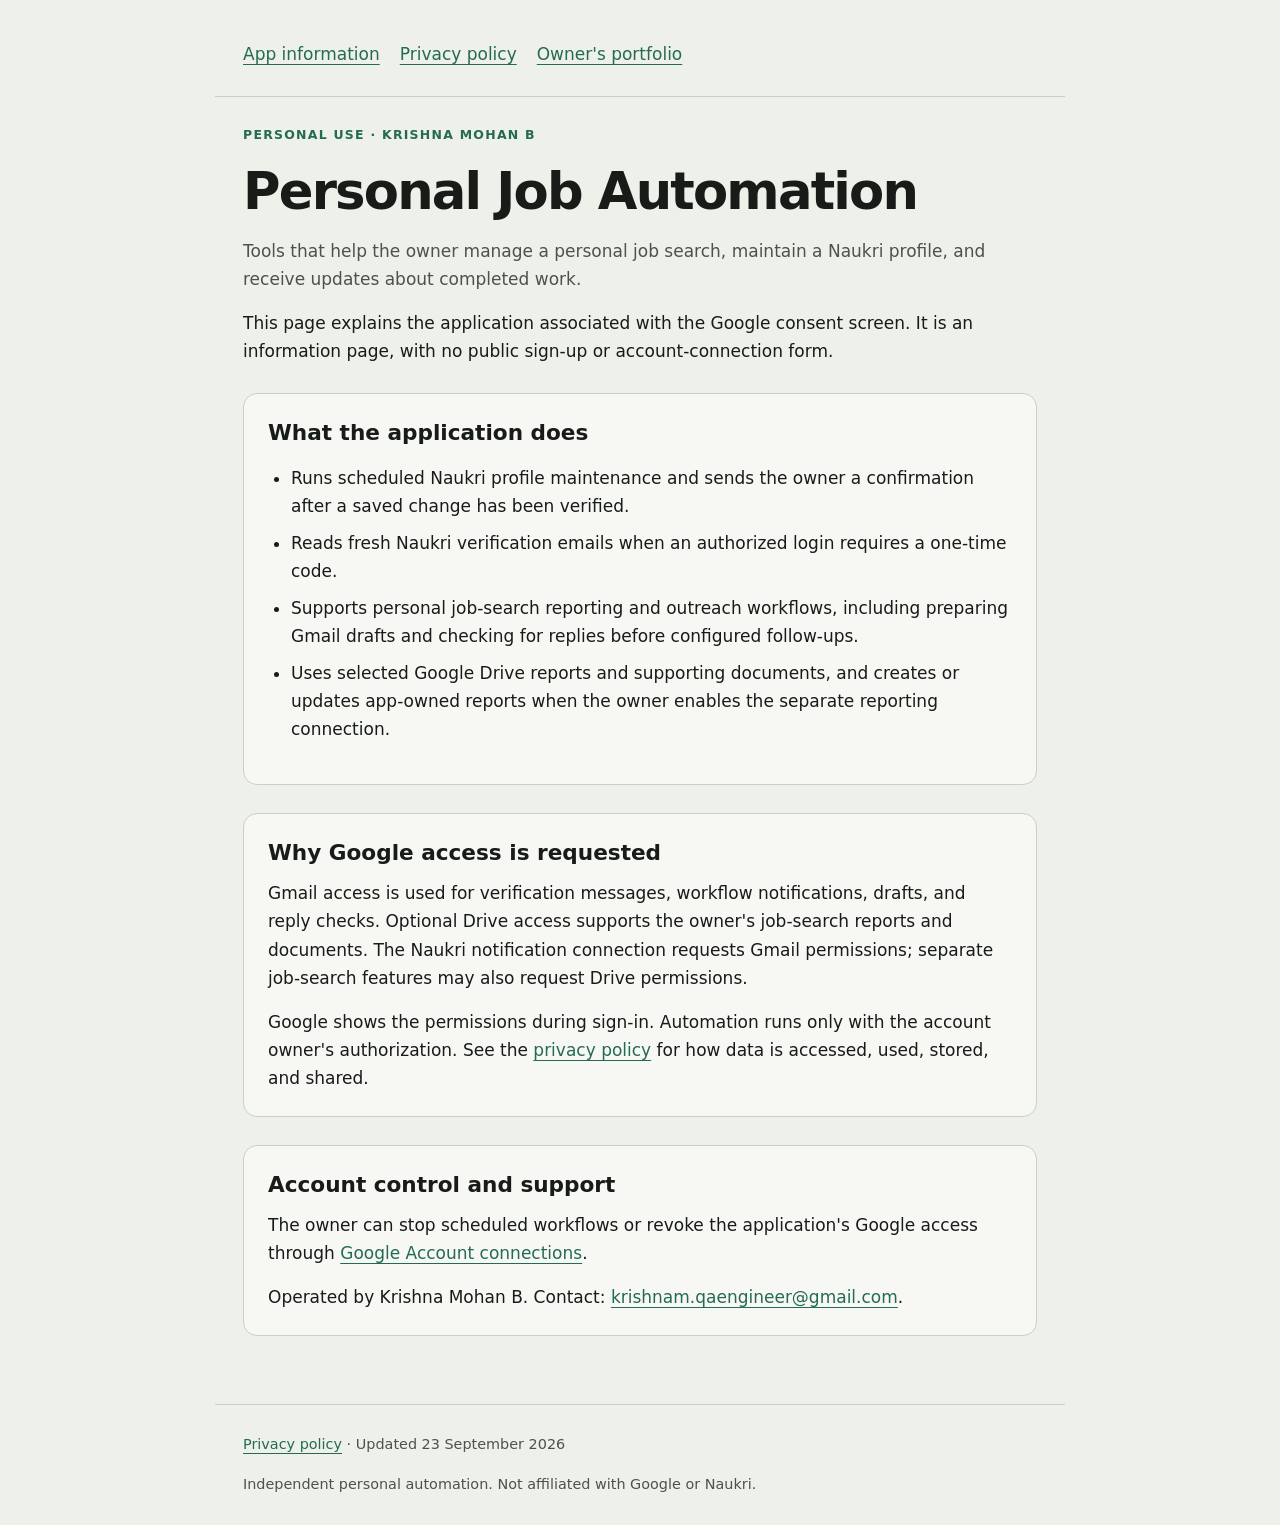
<file: personal-job-automation/index.html>
<!doctype html>
<html lang="en">
<head>
  <meta charset="utf-8">
  <meta name="viewport" content="width=device-width, initial-scale=1">
  <meta name="description" content="Personal Job Automation: private job-search tools operated by Krishna Mohan B, with information about their use of Google account data.">
  <link rel="canonical" href="https://mohank1234.github.io/personal-job-automation/">
  <link rel="stylesheet" href="style.css">
  <title>Personal Job Automation</title>
</head>
<body>
  <a class="skip" href="#content">Skip to content</a>
  <header>
    <nav aria-label="Main navigation"><a href="./" aria-current="page">App information</a><a href="privacy.html">Privacy policy</a><a href="../">Owner's portfolio</a></nav>
  </header>
  <main id="content">
    <p class="eyebrow">Personal use · Krishna Mohan B</p>
    <h1>Personal Job Automation</h1>
    <p class="muted">Tools that help the owner manage a personal job search, maintain a Naukri profile, and receive updates about completed work.</p>
    <p>This page explains the application associated with the Google consent screen. It is an information page, with no public sign-up or account-connection form.</p>
    <section aria-labelledby="features">
      <h2 id="features">What the application does</h2>
      <ul>
        <li>Runs scheduled Naukri profile maintenance and sends the owner a confirmation after a saved change has been verified.</li>
        <li>Reads fresh Naukri verification emails when an authorized login requires a one-time code.</li>
        <li>Supports personal job-search reporting and outreach workflows, including preparing Gmail drafts and checking for replies before configured follow-ups.</li>
        <li>Uses selected Google Drive reports and supporting documents, and creates or updates app-owned reports when the owner enables the separate reporting connection.</li>
      </ul>
    </section>
    <section aria-labelledby="permissions">
      <h2 id="permissions">Why Google access is requested</h2>
      <p>Gmail access is used for verification messages, workflow notifications, drafts, and reply checks. Optional Drive access supports the owner's job-search reports and documents. The Naukri notification connection requests Gmail permissions; separate job-search features may also request Drive permissions.</p>
      <p>Google shows the permissions during sign-in. Automation runs only with the account owner's authorization. See the <a href="privacy.html">privacy policy</a> for how data is accessed, used, stored, and shared.</p>
    </section>
    <section aria-labelledby="control">
      <h2 id="control">Account control and support</h2>
      <p>The owner can stop scheduled workflows or revoke the application's Google access through <a href="https://myaccount.google.com/connections">Google Account connections</a>.</p>
      <p>Operated by Krishna Mohan B. Contact: <a href="mailto:krishnam.qaengineer@gmail.com">krishnam.qaengineer@gmail.com</a>.</p>
    </section>
  </main>
  <footer><p><a href="privacy.html">Privacy policy</a> · Updated 23 September 2026</p><p>Independent personal automation. Not affiliated with Google or Naukri.</p></footer>
</body>
</html>
</file>
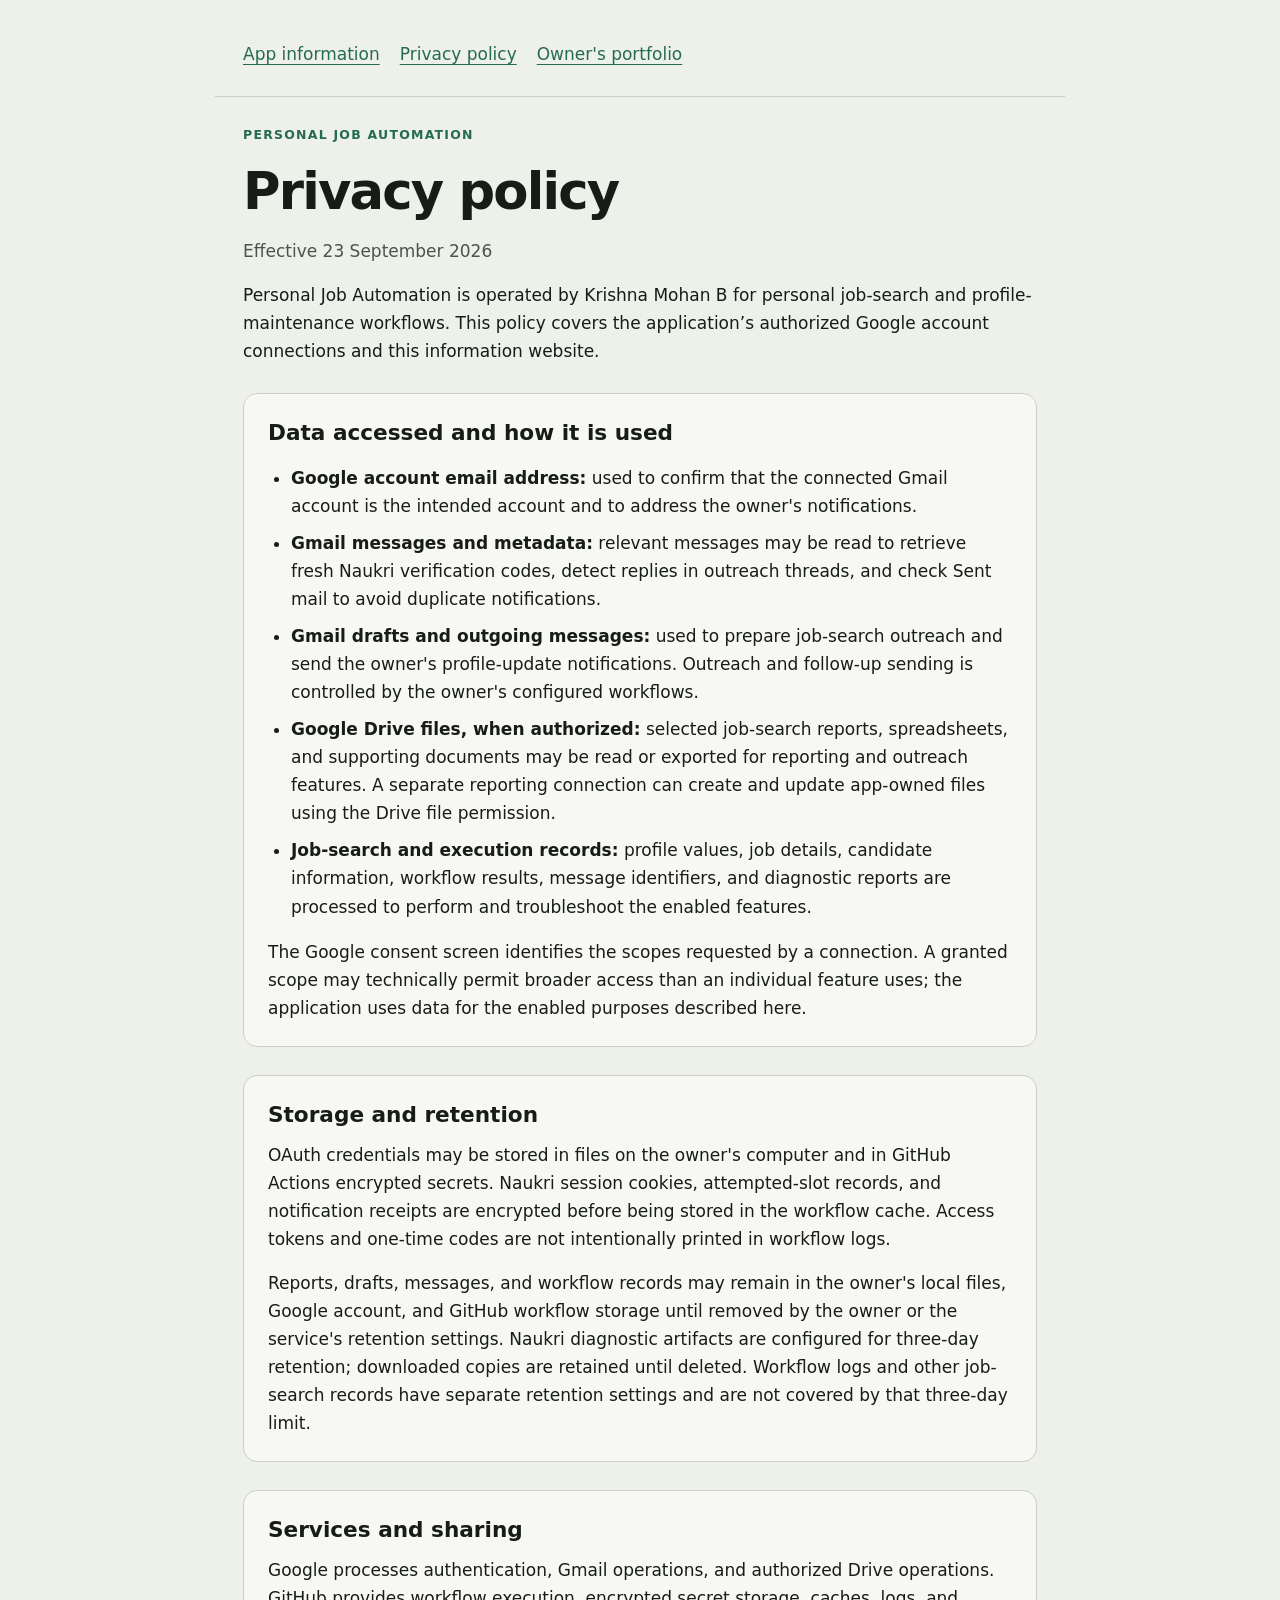
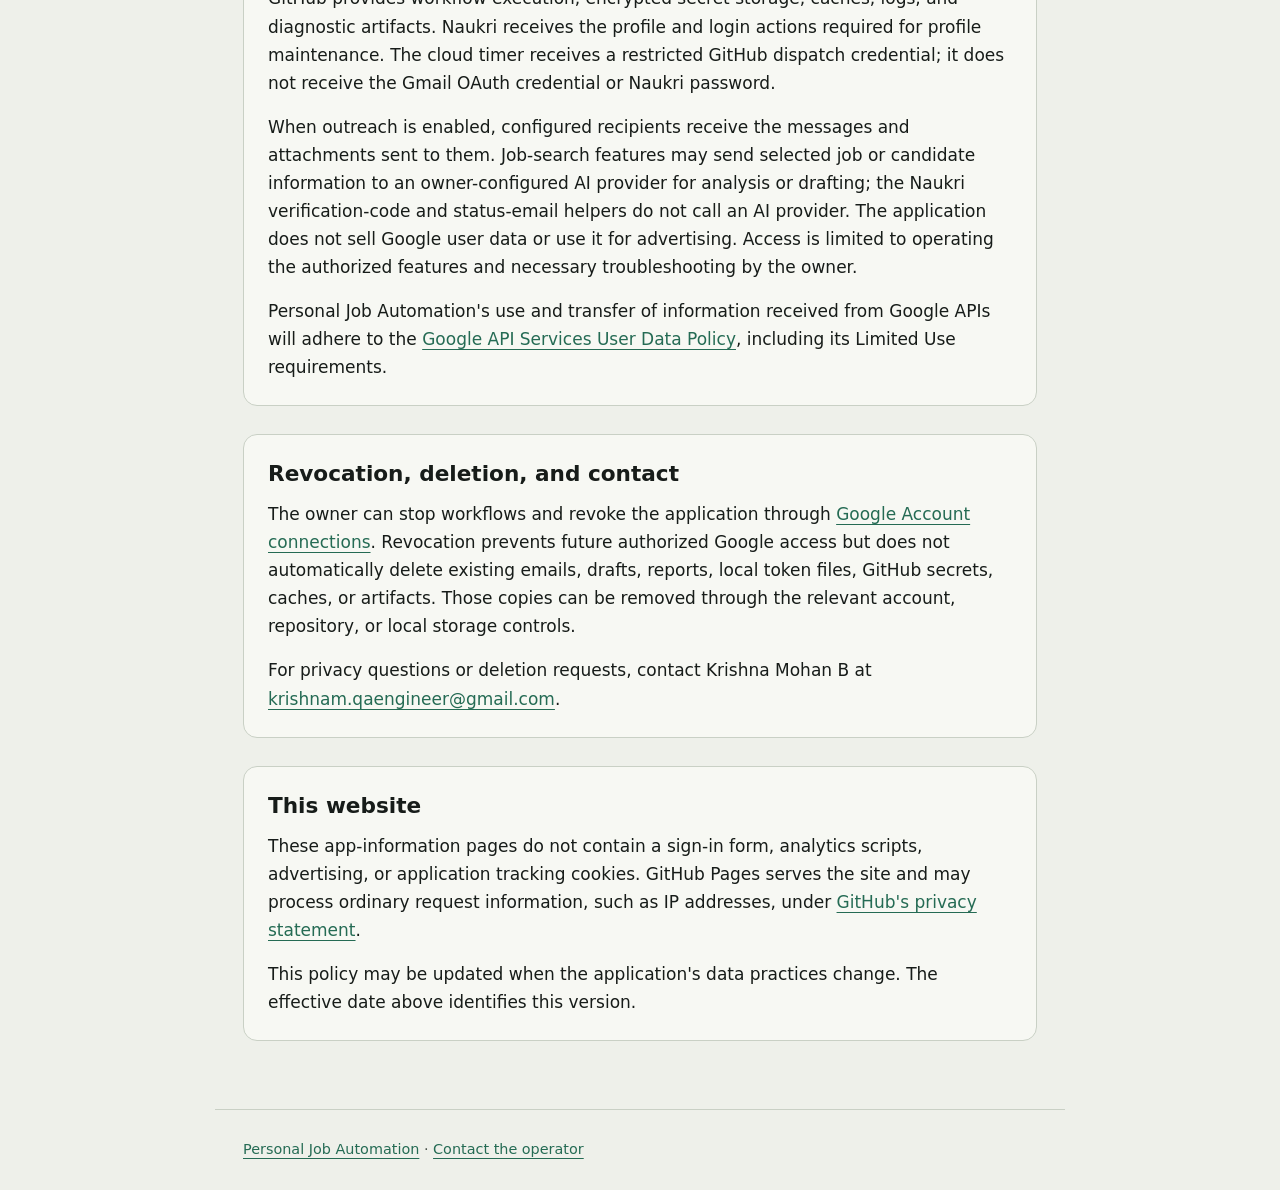
<file: personal-job-automation/privacy.html>
<!doctype html>
<html lang="en">
<head>
  <meta charset="utf-8">
  <meta name="viewport" content="width=device-width, initial-scale=1">
  <meta name="description" content="How Personal Job Automation accesses, uses, stores, and shares Google account data.">
  <link rel="canonical" href="https://mohank1234.github.io/personal-job-automation/privacy.html">
  <link rel="stylesheet" href="style.css">
  <title>Privacy policy · Personal Job Automation</title>
</head>
<body>
  <a class="skip" href="#content">Skip to content</a>
  <header><nav aria-label="Main navigation"><a href="./">App information</a><a href="privacy.html" aria-current="page">Privacy policy</a><a href="../">Owner's portfolio</a></nav></header>
  <main id="content">
    <p class="eyebrow">Personal Job Automation</p>
    <h1>Privacy policy</h1>
    <p class="muted">Effective 23 September 2026</p>
    <p>Personal Job Automation is operated by Krishna Mohan B for personal job-search and profile-maintenance workflows. This policy covers the application’s authorized Google account connections and this information website.</p>
    <section aria-labelledby="access">
      <h2 id="access">Data accessed and how it is used</h2>
      <ul>
        <li><strong>Google account email address:</strong> used to confirm that the connected Gmail account is the intended account and to address the owner's notifications.</li>
        <li><strong>Gmail messages and metadata:</strong> relevant messages may be read to retrieve fresh Naukri verification codes, detect replies in outreach threads, and check Sent mail to avoid duplicate notifications.</li>
        <li><strong>Gmail drafts and outgoing messages:</strong> used to prepare job-search outreach and send the owner's profile-update notifications. Outreach and follow-up sending is controlled by the owner's configured workflows.</li>
        <li><strong>Google Drive files, when authorized:</strong> selected job-search reports, spreadsheets, and supporting documents may be read or exported for reporting and outreach features. A separate reporting connection can create and update app-owned files using the Drive file permission.</li>
        <li><strong>Job-search and execution records:</strong> profile values, job details, candidate information, workflow results, message identifiers, and diagnostic reports are processed to perform and troubleshoot the enabled features.</li>
      </ul>
      <p>The Google consent screen identifies the scopes requested by a connection. A granted scope may technically permit broader access than an individual feature uses; the application uses data for the enabled purposes described here.</p>
    </section>
    <section aria-labelledby="storage">
      <h2 id="storage">Storage and retention</h2>
      <p>OAuth credentials may be stored in files on the owner's computer and in GitHub Actions encrypted secrets. Naukri session cookies, attempted-slot records, and notification receipts are encrypted before being stored in the workflow cache. Access tokens and one-time codes are not intentionally printed in workflow logs.</p>
      <p>Reports, drafts, messages, and workflow records may remain in the owner's local files, Google account, and GitHub workflow storage until removed by the owner or the service's retention settings. Naukri diagnostic artifacts are configured for three-day retention; downloaded copies are retained until deleted. Workflow logs and other job-search records have separate retention settings and are not covered by that three-day limit.</p>
    </section>
    <section aria-labelledby="sharing">
      <h2 id="sharing">Services and sharing</h2>
      <p>Google processes authentication, Gmail operations, and authorized Drive operations. GitHub provides workflow execution, encrypted secret storage, caches, logs, and diagnostic artifacts. Naukri receives the profile and login actions required for profile maintenance. The cloud timer receives a restricted GitHub dispatch credential; it does not receive the Gmail OAuth credential or Naukri password.</p>
      <p>When outreach is enabled, configured recipients receive the messages and attachments sent to them. Job-search features may send selected job or candidate information to an owner-configured AI provider for analysis or drafting; the Naukri verification-code and status-email helpers do not call an AI provider. The application does not sell Google user data or use it for advertising. Access is limited to operating the authorized features and necessary troubleshooting by the owner.</p>
      <p>Personal Job Automation's use and transfer of information received from Google APIs will adhere to the <a href="https://developers.google.com/terms/api-services-user-data-policy">Google API Services User Data Policy</a>, including its Limited Use requirements.</p>
    </section>
    <section aria-labelledby="control">
      <h2 id="control">Revocation, deletion, and contact</h2>
      <p>The owner can stop workflows and revoke the application through <a href="https://myaccount.google.com/connections">Google Account connections</a>. Revocation prevents future authorized Google access but does not automatically delete existing emails, drafts, reports, local token files, GitHub secrets, caches, or artifacts. Those copies can be removed through the relevant account, repository, or local storage controls.</p>
      <p>For privacy questions or deletion requests, contact Krishna Mohan B at <a href="mailto:krishnam.qaengineer@gmail.com">krishnam.qaengineer@gmail.com</a>.</p>
    </section>
    <section aria-labelledby="website">
      <h2 id="website">This website</h2>
      <p>These app-information pages do not contain a sign-in form, analytics scripts, advertising, or application tracking cookies. GitHub Pages serves the site and may process ordinary request information, such as IP addresses, under <a href="https://docs.github.com/en/site-policy/privacy-policies/github-general-privacy-statement">GitHub's privacy statement</a>.</p>
      <p>This policy may be updated when the application's data practices change. The effective date above identifies this version.</p>
    </section>
  </main>
  <footer><p><a href="./">Personal Job Automation</a> · <a href="mailto:krishnam.qaengineer@gmail.com">Contact the operator</a></p></footer>
</body>
</html>
</file>
<file: personal-job-automation/style.css>
:root{color-scheme:light dark;--paper:#eef0ea;--card:#f7f8f3;--ink:#171c19;--muted:#4b534c;--line:#c9d0c5;--accent:#256b54}
@media(prefers-color-scheme:dark){:root{--paper:#10130f;--card:#171b15;--ink:#e7eae1;--muted:#b5bdae;--line:#394236;--accent:#82d4b4}}
*{box-sizing:border-box}body{margin:0;background:var(--paper);color:var(--ink);font:17px/1.65 system-ui,-apple-system,BlinkMacSystemFont,"Segoe UI",sans-serif}main,header,footer{max-width:850px;margin:auto;padding:28px}header{padding-top:40px;border-bottom:1px solid var(--line)}nav{display:flex;flex-wrap:wrap;gap:20px}a{color:var(--accent);text-underline-offset:4px}a:focus-visible{outline:3px solid var(--accent);outline-offset:4px}h1{font-size:clamp(2.1rem,5vw,3.2rem);line-height:1.15;letter-spacing:-.035em;margin:16px 0}h2{font-size:1.35rem;line-height:1.35;margin:0 0 12px}h3{font-size:1.05rem;margin-bottom:6px}p{margin:0 0 16px}section{margin:28px 0;padding:24px;background:var(--card);border:1px solid var(--line);border-radius:14px}.eyebrow{font-size:.78rem;font-weight:700;letter-spacing:.1em;text-transform:uppercase;color:var(--accent)}.muted{color:var(--muted)}ul{padding-left:23px}li+li{margin-top:9px}footer{font-size:.9rem;color:var(--muted);border-top:1px solid var(--line);margin-top:12px}footer p:last-child,section p:last-child{margin-bottom:0}.skip{position:absolute;left:-9999px}.skip:focus{left:16px;top:12px;background:var(--card);padding:8px}code{font-size:.9em;overflow-wrap:anywhere}a{overflow-wrap:anywhere}@media(max-width:520px){main,header,footer{padding:22px}section{padding:20px}}
</file>
